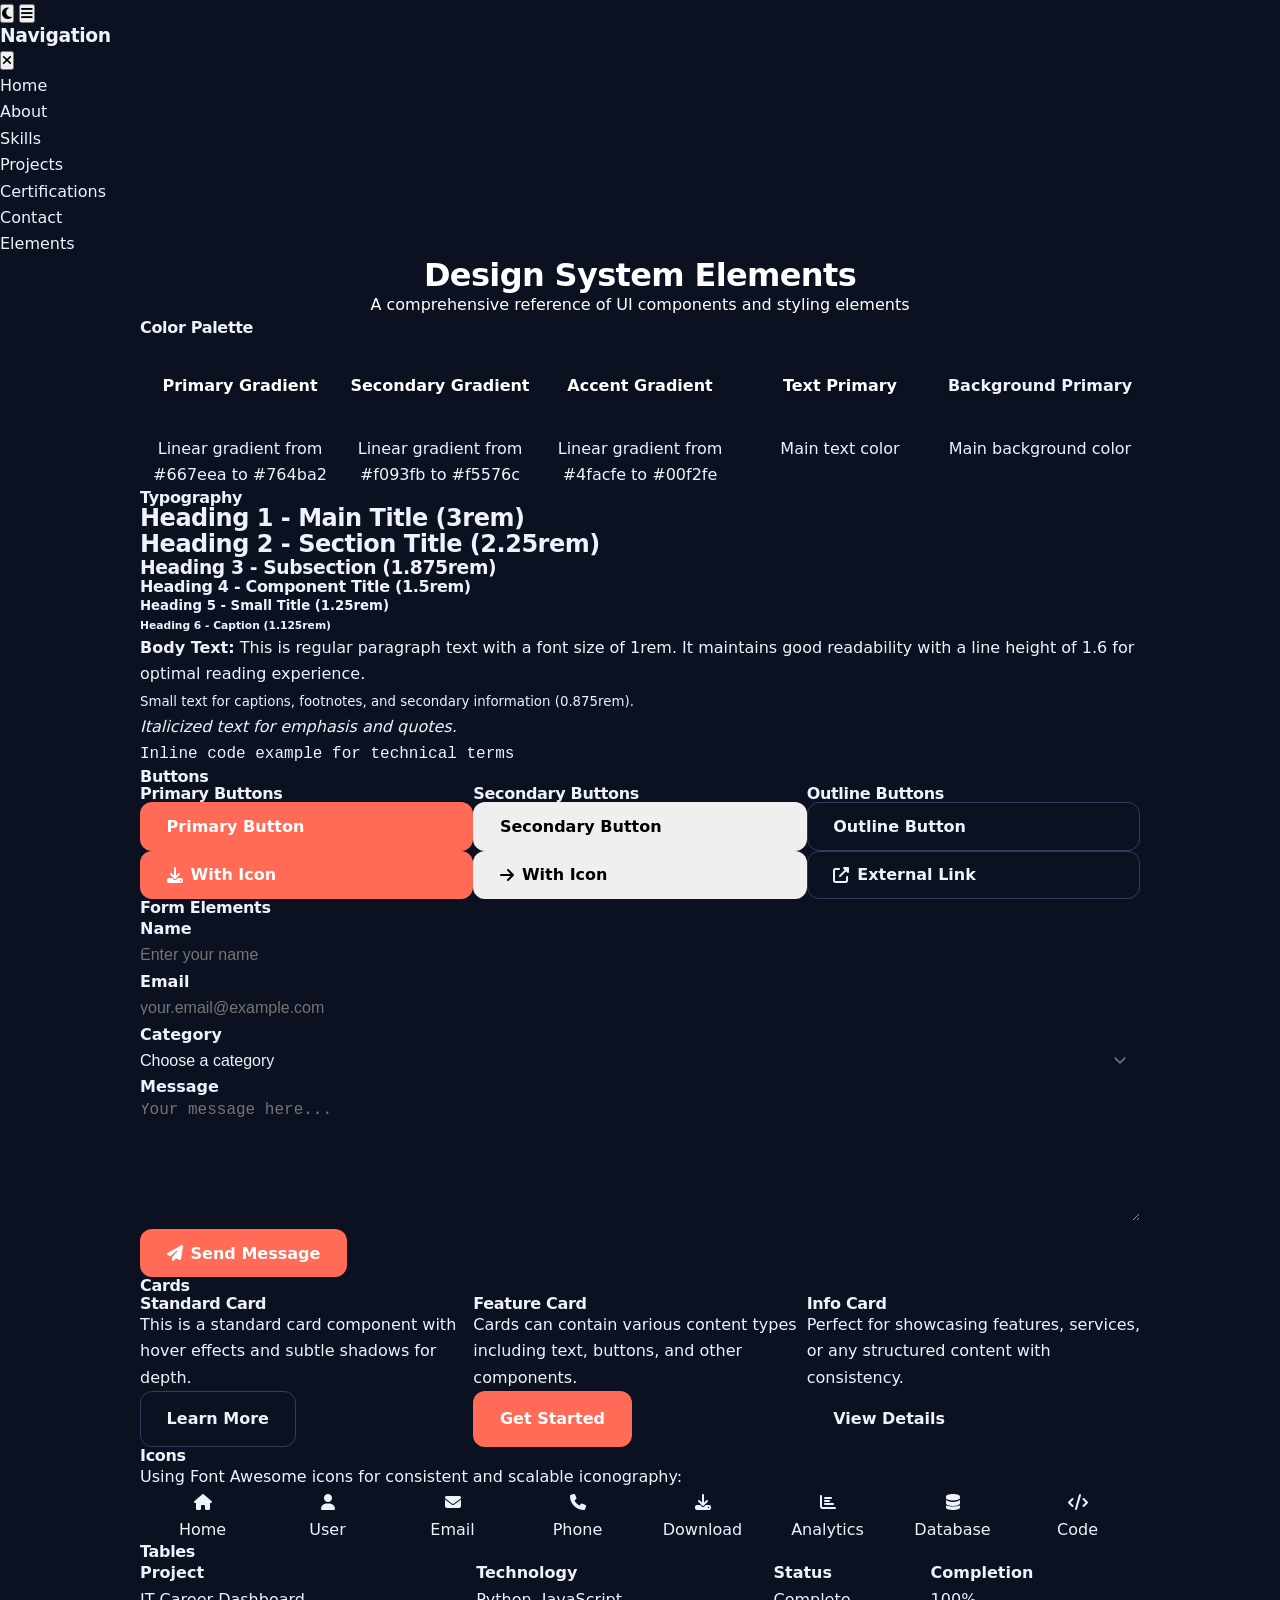
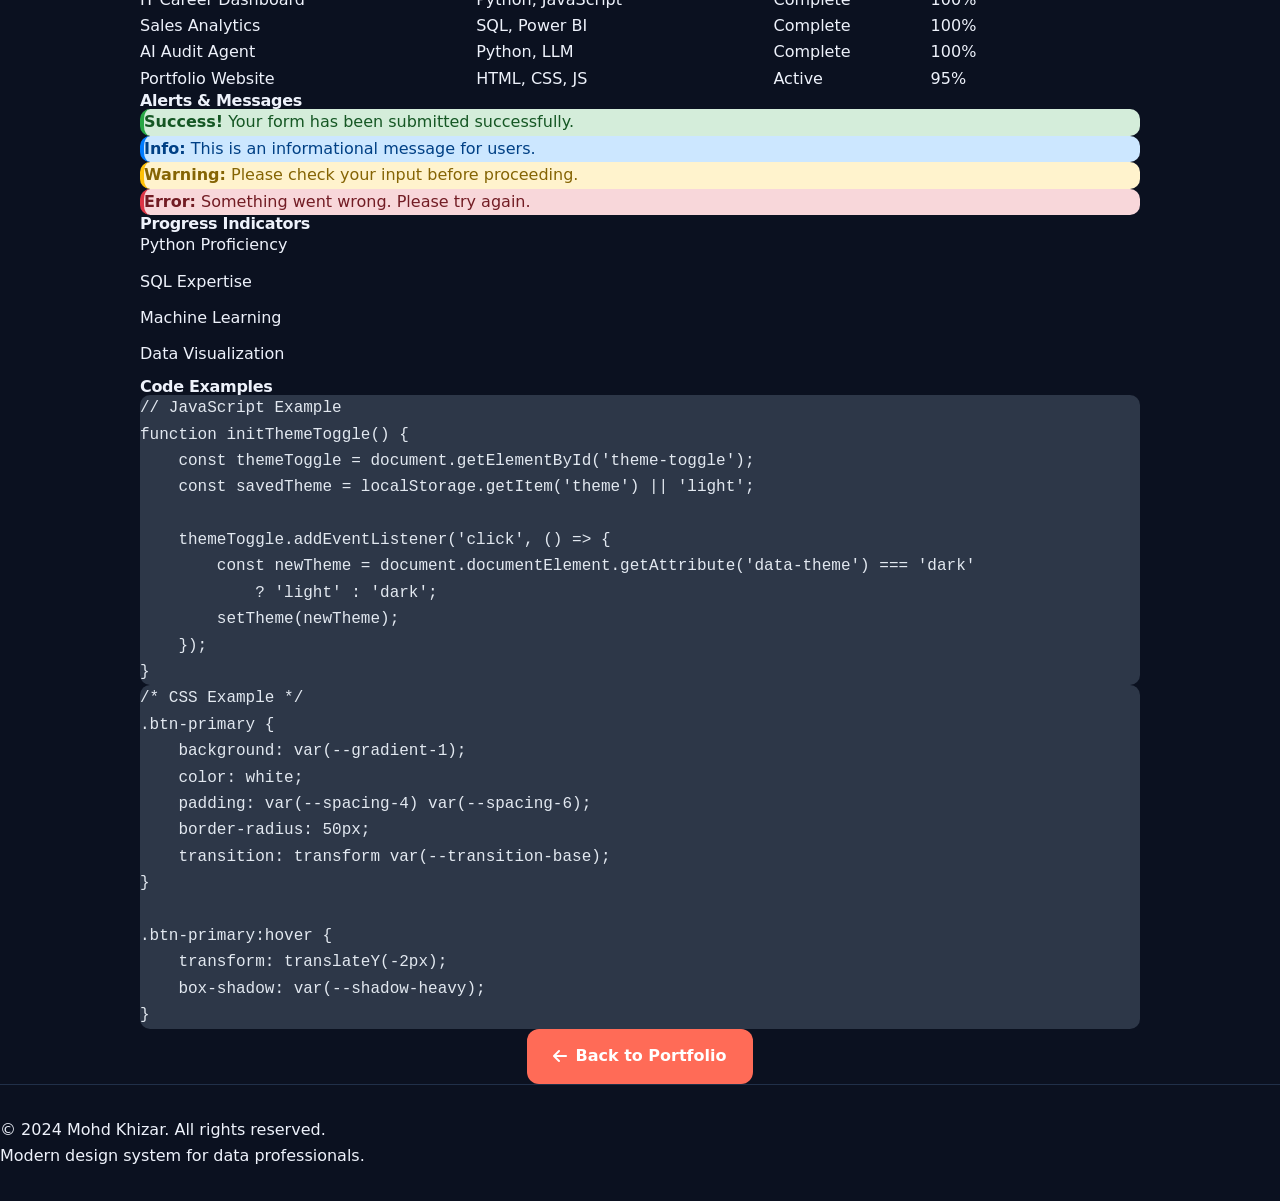
<file: elements.html>
<!-- elements.html Code -->

<!DOCTYPE html>
<html lang="en">
<head>
    <meta charset="UTF-8">
    <meta name="viewport" content="width=device-width, initial-scale=1.0">
    <title>Elements Reference - Mohd Khizar Portfolio</title>
    <meta name="description" content="UI Elements and components reference for the portfolio design system.">
    
    <!-- Google Fonts -->
    <link href="https://fonts.googleapis.com/css2?family=Poppins:wght@300;400;500;600;700&display=swap" rel="stylesheet">
    
    <!-- Font Awesome -->
    <link rel="stylesheet" href="https://cdnjs.cloudflare.com/ajax/libs/font-awesome/6.4.0/css/all.min.css">
    
    <!-- Custom CSS -->
    <link rel="stylesheet" href="assets/css/main.css">
    
    <style>
        /* Additional styles for elements page */
        .elements-header {
            background: var(--gradient-1);
            color: white;
            padding: var(--spacing-16) 0 var(--spacing-12);
            text-align: center;
        }

        .elements-content {
            padding: var(--spacing-16) 0;
        }

        .elements-container {
            max-width: 1000px;
            margin: 0 auto;
            padding: 0 var(--spacing-6);
        }

        .element-section {
            margin-bottom: var(--spacing-16);
            background: var(--bg-primary);
            border-radius: 20px;
            padding: var(--spacing-8);
            box-shadow: var(--shadow-light);
        }

        .element-title {
            font-size: var(--font-size-3xl);
            font-weight: 600;
            margin-bottom: var(--spacing-6);
            color: var(--text-primary);
            border-bottom: 2px solid var(--border-light);
            padding-bottom: var(--spacing-3);
        }

        .element-subtitle {
            font-size: var(--font-size-2xl);
            font-weight: 600;
            margin: var(--spacing-8) 0 var(--spacing-4);
            color: var(--primary-color);
        }

        .color-palette {
            display: grid;
            grid-template-columns: repeat(auto-fit, minmax(200px, 1fr));
            gap: var(--spacing-4);
            margin-bottom: var(--spacing-8);
        }

        .color-swatch {
            text-align: center;
            border-radius: 10px;
            overflow: hidden;
            box-shadow: var(--shadow-light);
        }

        .color-preview {
            height: 100px;
            display: flex;
            align-items: center;
            justify-content: center;
            color: white;
            font-weight: 600;
            text-shadow: 0 1px 3px rgba(0,0,0,0.3);
        }

        .color-info {
            padding: var(--spacing-3);
            background: var(--bg-secondary);
            font-size: var(--font-size-sm);
        }

        .gradient-primary { background: var(--gradient-1); }
        .gradient-secondary { background: var(--gradient-2); }
        .gradient-accent { background: var(--gradient-3); }
        .color-text-primary { background: var(--text-primary); }
        .color-bg-primary { background: var(--bg-primary); border: 1px solid var(--border-light); color: var(--text-primary) !important; }

        .typography-demo h1 { margin-bottom: var(--spacing-4); }
        .typography-demo h2 { margin-bottom: var(--spacing-3); }
        .typography-demo h3 { margin-bottom: var(--spacing-3); }
        .typography-demo h4 { margin-bottom: var(--spacing-2); }
        .typography-demo h5 { margin-bottom: var(--spacing-2); }
        .typography-demo h6 { margin-bottom: var(--spacing-2); }
        .typography-demo p { margin-bottom: var(--spacing-4); }

        .button-grid {
            display: grid;
            grid-template-columns: repeat(auto-fit, minmax(200px, 1fr));
            gap: var(--spacing-4);
            margin-bottom: var(--spacing-6);
        }

        .button-group {
            display: flex;
            flex-direction: column;
            gap: var(--spacing-3);
        }

        .form-demo {
            background: var(--bg-secondary);
            padding: var(--spacing-6);
            border-radius: 15px;
            margin: var(--spacing-6) 0;
        }

        .form-group {
            margin-bottom: var(--spacing-4);
        }

        .form-label {
            display: block;
            font-weight: 600;
            margin-bottom: var(--spacing-2);
            color: var(--text-primary);
        }

        .form-input {
            width: 100%;
            padding: var(--spacing-3);
            border: 2px solid var(--border-light);
            border-radius: 10px;
            font-size: var(--font-size-base);
            transition: border-color var(--transition-base);
            background: var(--bg-primary);
            color: var(--text-primary);
        }

        .form-input:focus {
            outline: none;
            border-color: var(--primary-color);
        }

        .form-textarea {
            resize: vertical;
            min-height: 120px;
        }

        .form-select {
            appearance: none;
            background-image: url("data:image/svg+xml,%3csvg xmlns='http://www.w3.org/2000/svg' fill='none' viewBox='0 0 20 20'%3e%3cpath stroke='%236b7280' stroke-linecap='round' stroke-linejoin='round' stroke-width='1.5' d='M6 8l4 4 4-4'/%3e%3c/svg%3e");
            background-position: right 0.5rem center;
            background-repeat: no-repeat;
            background-size: 1.5em 1.5em;
            padding-right: 2.5rem;
        }

        .card-demo {
            display: grid;
            grid-template-columns: repeat(auto-fit, minmax(300px, 1fr));
            gap: var(--spacing-6);
            margin: var(--spacing-6) 0;
        }

        .demo-card {
            background: var(--bg-secondary);
            border-radius: 15px;
            padding: var(--spacing-6);
            box-shadow: var(--shadow-light);
            transition: transform var(--transition-base), box-shadow var(--transition-base);
        }

        .demo-card:hover {
            transform: translateY(-3px);
            box-shadow: var(--shadow-medium);
        }

        .demo-card h4 {
            margin-bottom: var(--spacing-3);
            color: var(--text-primary);
        }

        .demo-card p {
            color: var(--text-secondary);
            margin-bottom: var(--spacing-4);
        }

        .icon-grid {
            display: grid;
            grid-template-columns: repeat(auto-fit, minmax(100px, 1fr));
            gap: var(--spacing-4);
            margin: var(--spacing-6) 0;
        }

        .icon-item {
            text-align: center;
            padding: var(--spacing-4);
            background: var(--bg-secondary);
            border-radius: 10px;
            transition: background-color var(--transition-base);
        }

        .icon-item:hover {
            background: var(--primary-color);
            color: white;
        }

        .icon-item i {
            font-size: var(--font-size-2xl);
            margin-bottom: var(--spacing-2);
        }

        .table-demo {
            margin: var(--spacing-6) 0;
            overflow-x: auto;
        }

        .demo-table {
            width: 100%;
            border-collapse: collapse;
            background: var(--bg-primary);
            border-radius: 10px;
            overflow: hidden;
            box-shadow: var(--shadow-light);
        }

        .demo-table th,
        .demo-table td {
            padding: var(--spacing-3);
            text-align: left;
            border-bottom: 1px solid var(--border-light);
        }

        .demo-table th {
            background: var(--bg-secondary);
            font-weight: 600;
            color: var(--text-primary);
        }

        .demo-table tbody tr:hover {
            background: var(--bg-accent);
        }

        .alert-demo {
            margin: var(--spacing-4) 0;
        }

        .alert {
            padding: var(--spacing-4);
            border-radius: 10px;
            margin-bottom: var(--spacing-4);
            border-left: 4px solid;
        }

        .alert-success {
            background: #d4edda;
            border-color: #28a745;
            color: #155724;
        }

        .alert-warning {
            background: #fff3cd;
            border-color: #ffc107;
            color: #856404;
        }

        .alert-error {
            background: #f8d7da;
            border-color: #dc3545;
            color: #721c24;
        }

        .alert-info {
            background: #cce7ff;
            border-color: #007bff;
            color: #004085;
        }

        .progress-demo {
            margin: var(--spacing-6) 0;
        }

        .progress-bar {
            background: var(--bg-accent);
            border-radius: 10px;
            overflow: hidden;
            height: 10px;
            margin-bottom: var(--spacing-4);
        }

        .progress-fill {
            height: 100%;
            background: var(--gradient-1);
            transition: width 0.5s ease;
        }

        .code-demo {
            background: #2d3748;
            color: #e2e8f0;
            padding: var(--spacing-4);
            border-radius: 10px;
            font-family: 'Monaco', 'Menlo', 'Ubuntu Mono', monospace;
            font-size: var(--font-size-sm);
            overflow-x: auto;
            margin: var(--spacing-4) 0;
        }

        @media (max-width: 768px) {
            .button-grid {
                grid-template-columns: 1fr;
            }
            
            .card-demo {
                grid-template-columns: 1fr;
            }
            
            .icon-grid {
                grid-template-columns: repeat(4, 1fr);
            }
            
            .color-palette {
                grid-template-columns: repeat(2, 1fr);
            }
        }
    </style>
</head>
<body>
    <!-- Theme Toggle -->
    <button id="theme-toggle" class="theme-toggle" aria-label="Toggle dark mode">
        <i class="fas fa-moon"></i>
    </button>

    <!-- Navigation Menu Toggle -->
    <button id="nav-toggle" class="nav-toggle" aria-label="Toggle navigation menu">
        <i class="fas fa-bars"></i>
    </button>

    <!-- Navigation Menu -->
    <nav id="nav-menu" class="nav-menu">
        <div class="nav-header">
            <h3>Navigation</h3>
            <button id="nav-close" class="nav-close" aria-label="Close navigation">
                <i class="fas fa-times"></i>
            </button>
        </div>
        <ul class="nav-links">
            <li><a href="index.html">Home</a></li>
            <li><a href="index.html#about">About</a></li>
            <li><a href="index.html#skills">Skills</a></li>
            <li><a href="index.html#projects">Projects</a></li>
            <li><a href="index.html#certifications">Certifications</a></li>
            <li><a href="index.html#contact">Contact</a></li>
            <li><a href="elements.html" class="active">Elements</a></li>
        </ul>
    </nav>

    <!-- Navigation Overlay -->
    <div id="nav-overlay" class="nav-overlay"></div>

    <!-- Page Header -->
    <header class="elements-header">
        <div class="container">
            <h1>Design System Elements</h1>
            <p>A comprehensive reference of UI components and styling elements</p>
        </div>
    </header>

    <!-- Main Content -->
    <main class="elements-content">
        <div class="elements-container">
            <!-- Colors -->
            <section class="element-section">
                <h2 class="element-title">Color Palette</h2>
                <div class="color-palette">
                    <div class="color-swatch">
                        <div class="color-preview gradient-primary">Primary Gradient</div>
                        <div class="color-info">Linear gradient from #667eea to #764ba2</div>
                    </div>
                    <div class="color-swatch">
                        <div class="color-preview gradient-secondary">Secondary Gradient</div>
                        <div class="color-info">Linear gradient from #f093fb to #f5576c</div>
                    </div>
                    <div class="color-swatch">
                        <div class="color-preview gradient-accent">Accent Gradient</div>
                        <div class="color-info">Linear gradient from #4facfe to #00f2fe</div>
                    </div>
                    <div class="color-swatch">
                        <div class="color-preview color-text-primary">Text Primary</div>
                        <div class="color-info">Main text color</div>
                    </div>
                    <div class="color-swatch">
                        <div class="color-preview color-bg-primary">Background Primary</div>
                        <div class="color-info">Main background color</div>
                    </div>
                </div>
            </section>

            <!-- Typography -->
            <section class="element-section">
                <h2 class="element-title">Typography</h2>
                <div class="typography-demo">
                    <h1>Heading 1 - Main Title (3rem)</h1>
                    <h2>Heading 2 - Section Title (2.25rem)</h2>
                    <h3>Heading 3 - Subsection (1.875rem)</h3>
                    <h4>Heading 4 - Component Title (1.5rem)</h4>
                    <h5>Heading 5 - Small Title (1.25rem)</h5>
                    <h6>Heading 6 - Caption (1.125rem)</h6>
                    <p><strong>Body Text:</strong> This is regular paragraph text with a font size of 1rem. It maintains good readability with a line height of 1.6 for optimal reading experience.</p>
                    <p><small>Small text for captions, footnotes, and secondary information (0.875rem).</small></p>
                    <p><em>Italicized text for emphasis and quotes.</em></p>
                    <p><code>Inline code example for technical terms</code></p>
                </div>
            </section>

            <!-- Buttons -->
            <section class="element-section">
                <h2 class="element-title">Buttons</h2>
                <div class="button-grid">
                    <div class="button-group">
                        <h4>Primary Buttons</h4>
                        <button class="btn btn-primary">Primary Button</button>
                        <button class="btn btn-primary">
                            <i class="fas fa-download"></i>
                            With Icon
                        </button>
                    </div>
                    <div class="button-group">
                        <h4>Secondary Buttons</h4>
                        <button class="btn btn-secondary">Secondary Button</button>
                        <button class="btn btn-secondary">
                            <i class="fas fa-arrow-right"></i>
                            With Icon
                        </button>
                    </div>
                    <div class="button-group">
                        <h4>Outline Buttons</h4>
                        <button class="btn btn-outline">Outline Button</button>
                        <button class="btn btn-outline">
                            <i class="fas fa-external-link-alt"></i>
                            External Link
                        </button>
                    </div>
                </div>
            </section>

            <!-- Forms -->
            <section class="element-section">
                <h2 class="element-title">Form Elements</h2>
                <div class="form-demo">
                    <div class="form-group">
                        <label class="form-label" for="demo-name">Name</label>
                        <input type="text" id="demo-name" class="form-input" placeholder="Enter your name">
                    </div>
                    <div class="form-group">
                        <label class="form-label" for="demo-email">Email</label>
                        <input type="email" id="demo-email" class="form-input" placeholder="your.email@example.com">
                    </div>
                    <div class="form-group">
                        <label class="form-label" for="demo-select">Category</label>
                        <select id="demo-select" class="form-input form-select">
                            <option>Choose a category</option>
                            <option>Data Analysis</option>
                            <option>Machine Learning</option>
                            <option>Business Intelligence</option>
                            <option>Consulting</option>
                        </select>
                    </div>
                    <div class="form-group">
                        <label class="form-label" for="demo-message">Message</label>
                        <textarea id="demo-message" class="form-input form-textarea" placeholder="Your message here..."></textarea>
                    </div>
                    <button class="btn btn-primary">
                        <i class="fas fa-paper-plane"></i>
                        Send Message
                    </button>
                </div>
            </section>

            <!-- Cards -->
            <section class="element-section">
                <h2 class="element-title">Cards</h2>
                <div class="card-demo">
                    <div class="demo-card">
                        <h4>Standard Card</h4>
                        <p>This is a standard card component with hover effects and subtle shadows for depth.</p>
                        <a href="#" class="btn btn-outline">Learn More</a>
                    </div>
                    <div class="demo-card">
                        <h4>Feature Card</h4>
                        <p>Cards can contain various content types including text, buttons, and other components.</p>
                        <a href="#" class="btn btn-primary">Get Started</a>
                    </div>
                    <div class="demo-card">
                        <h4>Info Card</h4>
                        <p>Perfect for showcasing features, services, or any structured content with consistency.</p>
                        <a href="#" class="btn btn-secondary">View Details</a>
                    </div>
                </div>
            </section>

            <!-- Icons -->
            <section class="element-section">
                <h2 class="element-title">Icons</h2>
                <p>Using Font Awesome icons for consistent and scalable iconography:</p>
                <div class="icon-grid">
                    <div class="icon-item">
                        <i class="fas fa-home"></i>
                        <div>Home</div>
                    </div>
                    <div class="icon-item">
                        <i class="fas fa-user"></i>
                        <div>User</div>
                    </div>
                    <div class="icon-item">
                        <i class="fas fa-envelope"></i>
                        <div>Email</div>
                    </div>
                    <div class="icon-item">
                        <i class="fas fa-phone"></i>
                        <div>Phone</div>
                    </div>
                    <div class="icon-item">
                        <i class="fas fa-download"></i>
                        <div>Download</div>
                    </div>
                    <div class="icon-item">
                        <i class="fas fa-chart-bar"></i>
                        <div>Analytics</div>
                    </div>
                    <div class="icon-item">
                        <i class="fas fa-database"></i>
                        <div>Database</div>
                    </div>
                    <div class="icon-item">
                        <i class="fas fa-code"></i>
                        <div>Code</div>
                    </div>
                </div>
            </section>

            <!-- Tables -->
            <section class="element-section">
                <h2 class="element-title">Tables</h2>
                <div class="table-demo">
                    <table class="demo-table">
                        <thead>
                            <tr>
                                <th>Project</th>
                                <th>Technology</th>
                                <th>Status</th>
                                <th>Completion</th>
                            </tr>
                        </thead>
                        <tbody>
                            <tr>
                                <td>IT Career Dashboard</td>
                                <td>Python, JavaScript</td>
                                <td>Complete</td>
                                <td>100%</td>
                            </tr>
                            <tr>
                                <td>Sales Analytics</td>
                                <td>SQL, Power BI</td>
                                <td>Complete</td>
                                <td>100%</td>
                            </tr>
                            <tr>
                                <td>AI Audit Agent</td>
                                <td>Python, LLM</td>
                                <td>Complete</td>
                                <td>100%</td>
                            </tr>
                            <tr>
                                <td>Portfolio Website</td>
                                <td>HTML, CSS, JS</td>
                                <td>Active</td>
                                <td>95%</td>
                            </tr>
                        </tbody>
                    </table>
                </div>
            </section>

            <!-- Alerts -->
            <section class="element-section">
                <h2 class="element-title">Alerts & Messages</h2>
                <div class="alert-demo">
                    <div class="alert alert-success">
                        <strong>Success!</strong> Your form has been submitted successfully.
                    </div>
                    <div class="alert alert-info">
                        <strong>Info:</strong> This is an informational message for users.
                    </div>
                    <div class="alert alert-warning">
                        <strong>Warning:</strong> Please check your input before proceeding.
                    </div>
                    <div class="alert alert-error">
                        <strong>Error:</strong> Something went wrong. Please try again.
                    </div>
                </div>
            </section>

            <!-- Progress Bars -->
            <section class="element-section">
                <h2 class="element-title">Progress Indicators</h2>
                <div class="progress-demo">
                    <p>Python Proficiency</p>
                    <div class="progress-bar">
                        <div class="progress-fill" style="width: 95%;"></div>
                    </div>
                    <p>SQL Expertise</p>
                    <div class="progress-bar">
                        <div class="progress-fill" style="width: 90%;"></div>
                    </div>
                    <p>Machine Learning</p>
                    <div class="progress-bar">
                        <div class="progress-fill" style="width: 85%;"></div>
                    </div>
                    <p>Data Visualization</p>
                    <div class="progress-bar">
                        <div class="progress-fill" style="width: 92%;"></div>
                    </div>
                </div>
            </section>

            <!-- Code Blocks -->
            <section class="element-section">
                <h2 class="element-title">Code Examples</h2>
                <div class="code-demo">
                    <pre><code>// JavaScript Example
function initThemeToggle() {
    const themeToggle = document.getElementById('theme-toggle');
    const savedTheme = localStorage.getItem('theme') || 'light';
    
    themeToggle.addEventListener('click', () => {
        const newTheme = document.documentElement.getAttribute('data-theme') === 'dark' 
            ? 'light' : 'dark';
        setTheme(newTheme);
    });
}</code></pre>
                </div>
                
                <div class="code-demo">
                    <pre><code>/* CSS Example */
.btn-primary {
    background: var(--gradient-1);
    color: white;
    padding: var(--spacing-4) var(--spacing-6);
    border-radius: 50px;
    transition: transform var(--transition-base);
}

.btn-primary:hover {
    transform: translateY(-2px);
    box-shadow: var(--shadow-heavy);
}</code></pre>
                </div>
            </section>

            <!-- Back to Portfolio -->
            <div style="text-align: center; margin-top: var(--spacing-12);">
                <a href="index.html" class="btn btn-primary">
                    <i class="fas fa-arrow-left"></i>
                    Back to Portfolio
                </a>
            </div>
        </div>
    </main>

    <!-- Footer -->
    <footer class="footer">
        <div class="footer-content">
            <p>&copy; 2024 Mohd Khizar. All rights reserved.</p>
            <p>Modern design system for data professionals.</p>
        </div>
    </footer>

    <!-- JavaScript -->
    <script src="assets/js/main.js"></script>
</body>
</html>
</file>
<file: assets/css/main.css>
/* =========================================================
   Mohd Khizar — Data & Risk Analytics  ·  dark navy + coral
   ========================================================= */
:root{
  --bg:#0b1120; --bg2:#0e1526; --panel:#131c30; --panel2:#182339;
  --line:#213049; --line2:#2d3f5e;
  --text:#eef2fb; --muted:#9aa8c4; --muted2:#657497;
  --coral:#ff6b57; --coral2:#ff8a5c; --coral-soft:rgba(255,107,87,.12);
  --teal:#33c2a6; --amber:#f6b73c; --green:#40d38a;
  --grad:linear-gradient(120deg,#ff8a5c,#ff5a52);
  --sora:"Sora",system-ui,sans-serif; --mono:"JetBrains Mono",monospace;
  --wrap:1180px; --pad:clamp(1.2rem,4vw,3.5rem); --ease:cubic-bezier(.22,.61,.36,1);
  --r:18px; --r-lg:24px;
}
*,*::before,*::after{box-sizing:border-box;margin:0;padding:0}
html{-webkit-text-size-adjust:100%}
body{background:var(--bg);color:var(--text);font-family:var(--sora);font-size:16px;line-height:1.65;-webkit-font-smoothing:antialiased;overflow-x:hidden}
img{display:block;max-width:100%}
a{color:inherit;text-decoration:none}
h1,h2,h3,h4{font-weight:700;letter-spacing:-.02em;line-height:1.08}
::selection{background:var(--coral);color:#fff}

/* ---- backgrounds ---- */
.bg-canvas{position:fixed;inset:0;z-index:0;width:100%;height:100%;pointer-events:none;opacity:.9}
.bg-grid{position:fixed;inset:0;z-index:0;pointer-events:none;opacity:.4;
  background-image:linear-gradient(var(--line) 1px,transparent 1px),linear-gradient(90deg,var(--line) 1px,transparent 1px);
  background-size:64px 64px;
  -webkit-mask-image:radial-gradient(circle at 72% 0%,#000,transparent 72%);
  mask-image:radial-gradient(circle at 72% 0%,#000,transparent 72%)}
.bg-glow{position:fixed;width:640px;height:640px;border-radius:50%;z-index:0;pointer-events:none;
  filter:blur(130px);opacity:.32;background:radial-gradient(circle,var(--coral),transparent 65%);
  left:78%;top:-8%;transform:translate(-50%,-30%);transition:top 1s var(--ease),left 1s var(--ease),background 1s var(--ease)}

/* ---- buttons ---- */
.btn{display:inline-flex;align-items:center;gap:.5rem;font-family:var(--sora);font-weight:600;font-size:1rem;
  padding:.85rem 1.6rem;border-radius:12px;border:1.5px solid transparent;cursor:pointer;transition:transform .2s var(--ease),box-shadow .25s,background .25s,border-color .25s,color .25s}
.btn.sm{padding:.6rem 1.1rem;font-size:.9rem}
.btn-primary{background:var(--coral);color:#fff}
.btn-primary:hover{background:var(--coral2);transform:translateY(-3px);box-shadow:0 14px 30px -12px var(--coral)}
.btn-outline{border-color:var(--line2);color:var(--text);background:transparent}
.btn-outline:hover{border-color:var(--coral);color:var(--coral);transform:translateY(-3px)}

/* ---- header ---- */
.header{position:fixed;top:0;left:0;right:0;z-index:50;display:flex;align-items:center;justify-content:space-between;
  padding:.6rem var(--pad);transition:background .3s,backdrop-filter .3s,border-color .3s;border-bottom:1px solid transparent}
.header.scr{background:rgba(11,17,32,.8);backdrop-filter:blur(16px) saturate(140%);-webkit-backdrop-filter:blur(16px) saturate(140%);border-bottom-color:var(--line)}
.logo{font-weight:800;font-size:1.15rem;letter-spacing:-.02em;display:inline-flex;align-items:center;gap:.15rem}
.logo span{color:var(--muted);font-weight:600}
.logo-dot{width:7px;height:7px;border-radius:50%;background:var(--coral);margin-left:3px;box-shadow:0 0 10px var(--coral)}
.nav{display:flex;gap:2rem;font-size:.94rem;color:var(--muted)}
.nav a{position:relative;padding:.2rem 0;transition:color .25s}
.nav a:hover{color:var(--text)}
.nav a::after{content:"";position:absolute;left:0;bottom:-4px;height:2px;width:0;background:var(--coral);transition:width .3s var(--ease)}
.nav a:hover::after{width:100%}
.header-cta{display:flex;align-items:center;gap:.8rem}
.burger{display:none;flex-direction:column;gap:5px;width:42px;height:42px;border:1px solid var(--line2);border-radius:10px;background:var(--panel);cursor:pointer;align-items:center;justify-content:center}
.burger span{width:18px;height:2px;background:var(--text);transition:.3s}
.burger[aria-expanded="true"] span:first-child{transform:translateY(3.5px) rotate(45deg)}
.burger[aria-expanded="true"] span:last-child{transform:translateY(-3.5px) rotate(-45deg)}

.mobile-menu{position:fixed;inset:0 0 0 auto;width:min(300px,82vw);z-index:49;background:var(--panel);border-left:1px solid var(--line);
  transform:translateX(100%);transition:transform .4s var(--ease);padding:6rem 2rem 2rem;display:flex;flex-direction:column;gap:.5rem}
.mobile-menu.open{transform:translateX(0)}
.mobile-menu a{font-size:1.2rem;padding:.7rem 0;border-bottom:1px solid var(--line);color:var(--muted)}
.mobile-menu .btn{margin-top:1rem;justify-content:center;color:#fff;border-bottom:none}
@media(max-width:900px){.nav{display:none}.header-cta .btn-outline{display:none}.burger{display:flex}}

/* ---- layout ---- */
.wrap{max-width:var(--wrap);margin:0 auto;padding-inline:var(--pad);position:relative;z-index:2}
.section{padding-block:clamp(1.5rem,3vw,2.5rem);position:relative;z-index:2}
/* offset anchor jumps for the (now smaller) fixed header */
section[id],#top{scroll-margin-top:64px}
.tag{display:inline-block;font-family:var(--mono);font-size:.78rem;color:var(--coral);letter-spacing:.05em;
  border:1px solid var(--coral-soft);background:var(--coral-soft);border-radius:999px;padding:.28rem .75rem;margin-bottom:.7rem}
.accent{color:var(--coral)}
.accent-grad{background:linear-gradient(120deg,#ff8a5c,#ff5a52);-webkit-background-clip:text;background-clip:text;color:transparent}
.section h2{font-size:clamp(1.7rem,3.4vw,2.3rem)}
/* section headers: centered and compact */
.sec-head.center{text-align:center;max-width:52ch;margin:0 auto clamp(1.4rem,3vw,2rem)}
.sec-head.center p{color:var(--muted);margin-top:.5rem;font-size:1rem}

/* ---- reveal ---- */
.rv{opacity:0;transform:translateY(28px);transition:opacity .8s var(--ease),transform .8s var(--ease)}
.rv.in{opacity:1;transform:none}
[data-d="1"]{transition-delay:.1s}[data-d="2"]{transition-delay:.2s}[data-d="3"]{transition-delay:.3s}

/* ================= HERO ================= */
.hero{min-height:100svh;display:grid;grid-template-columns:1.05fr .95fr;align-items:center;gap:clamp(2rem,5vw,4rem);
  max-width:var(--wrap);margin:0 auto;padding:7rem var(--pad) 2.5rem;position:relative;z-index:2}
.pill-avail{display:inline-flex;align-items:center;gap:.55rem;font-family:var(--mono);font-size:.82rem;color:var(--muted);
  border:1px solid var(--line2);border-radius:999px;padding:.45rem .9rem;background:rgba(255,255,255,.02)}
.pill-avail i{width:8px;height:8px;border-radius:50%;background:var(--green);box-shadow:0 0 10px var(--green);animation:pp 2s infinite}
@keyframes pp{50%{opacity:.35}}
.role{font-size:clamp(2.4rem,5.6vw,4.2rem);font-weight:800;letter-spacing:-.03em;line-height:1.03;margin:1.1rem 0 1.2rem}
.hero-desc{color:var(--muted);max-width:52ch;font-size:1.05rem;margin-bottom:1.6rem}
.hero-desc strong{color:var(--text);font-weight:600}
.hero-btns{display:flex;gap:1rem;flex-wrap:wrap}

/* compliance panel */
.hero-panel{border:1px solid var(--line2);border-radius:var(--r-lg);overflow:hidden;background:linear-gradient(180deg,var(--panel),var(--bg2));
  box-shadow:0 40px 90px -50px #000, 0 0 0 1px rgba(255,107,87,.06);position:relative}
.hero-panel::before{content:"";position:absolute;inset:0 0 auto 0;height:2px;background:var(--grad)}
.panel-bar{display:flex;align-items:center;gap:.5rem;padding:.8rem 1.1rem;border-bottom:1px solid var(--line);background:rgba(0,0,0,.2)}
.pb-dot{width:11px;height:11px;border-radius:50%;background:var(--line2)}
.pb-dot:nth-child(1){background:#ff5f57}.pb-dot:nth-child(2){background:#febc2e}.pb-dot:nth-child(3){background:#28c840}
.pb-title{font-family:var(--mono);font-size:.8rem;color:var(--muted2);margin-left:.5rem}
.pb-live{margin-left:auto;font-family:var(--mono);font-size:.74rem;color:var(--muted);display:inline-flex;align-items:center;gap:.4rem}
.pb-live i{width:7px;height:7px;border-radius:50%;background:var(--green);animation:pp 1.8s infinite}
.panel-body{padding:1.4rem}
.pk-row{display:grid;grid-template-columns:1fr 1fr;gap:.9rem;margin-bottom:.9rem}
.pk{border:1px solid var(--line);border-radius:14px;padding:1rem 1.1rem;background:rgba(255,255,255,.015)}
.pk-num{display:block;font-size:clamp(1.6rem,3.4vw,2.2rem);font-weight:800;letter-spacing:-.03em;line-height:1;color:var(--coral)}
.pk:nth-child(2) .pk-num{color:var(--amber)}
.pk-cap{display:block;font-family:var(--mono);font-size:.72rem;color:var(--muted2);margin-top:.45rem}
.panel-checks{list-style:none;margin:1.2rem 0 1rem;display:flex;flex-direction:column;gap:.6rem}
.chk{display:flex;align-items:center;gap:.6rem;font-size:.92rem;color:var(--muted)}
.chk-i{flex:none;width:20px;height:20px;border-radius:6px;display:grid;place-items:center;background:rgba(64,211,138,.14);color:var(--green);font-size:.72rem;font-weight:700}
.panel-status{display:flex;align-items:center;gap:.6rem;flex-wrap:wrap;font-family:var(--mono);font-size:.76rem;color:var(--muted2);border-top:1px solid var(--line);padding-top:1rem}
.ps-badge{font-weight:700;color:var(--green);border:1px solid rgba(64,211,138,.35);background:rgba(64,211,138,.1);border-radius:6px;padding:.2rem .5rem;letter-spacing:.05em}
@media(max-width:900px){.hero{grid-template-columns:1fr;padding-top:7rem;gap:2rem}.hero-panel{order:2}}

/* ================= ABOUT ================= */
.about-grid{display:grid;grid-template-columns:.82fr 1.18fr;gap:clamp(2rem,5vw,4rem);align-items:start}
.about-services{display:flex;flex-direction:column;gap:.7rem}
.svc{display:flex;align-items:center;gap:1rem;background:var(--panel);border:1px solid var(--line);border-radius:var(--r);padding:.85rem 1.15rem;transition:transform .3s var(--ease),border-color .3s}
.svc:hover{transform:translateX(6px);border-color:var(--coral)}
.svc-ic{flex:none;width:44px;height:44px;border-radius:12px;display:grid;place-items:center;color:var(--coral);
  background:var(--coral-soft);border:1px solid rgba(255,107,87,.25)}
.svc h4{font-size:1.05rem}
.svc p{color:var(--muted);font-size:.88rem;margin-top:.1rem}
.about-copy p{color:var(--muted);margin-bottom:1.1rem;font-size:1.05rem}
.about-copy p:last-child{margin-bottom:0}
.about-copy strong{color:var(--text);font-weight:600}
.about-copy em{color:var(--coral);font-style:normal}
.about-stats{display:grid;grid-template-columns:repeat(3,1fr);gap:.8rem;margin-top:.4rem}
.astat{display:flex;flex-direction:column;background:var(--panel);border:1px solid var(--line);border-radius:var(--r);padding:1rem .9rem}
.an{font-size:clamp(1.5rem,3vw,2rem);font-weight:800;letter-spacing:-.03em;line-height:1}
.astat:nth-child(1) .an{color:var(--coral)}.astat:nth-child(2) .an{color:var(--amber)}.astat:nth-child(3) .an{color:var(--teal)}
.ac{color:var(--muted);font-size:.76rem;margin-top:.4rem;line-height:1.25}
@media(max-width:900px){.about-grid{grid-template-columns:1fr;gap:2.5rem}}

/* ================= PROJECTS ================= */
.group-label{font-family:var(--mono);font-size:.85rem;color:var(--muted);letter-spacing:.04em;display:flex;align-items:center;gap:.7rem;
  margin:3rem 0 1.6rem;text-transform:uppercase}
.group-label:first-of-type{margin-top:0}
.group-label span{color:var(--coral);border:1px solid var(--coral-soft);background:var(--coral-soft);border-radius:6px;padding:.1rem .5rem}

.metric-grid{display:grid;grid-template-columns:1fr 1fr;gap:1.3rem;margin-bottom:1.6rem}
.metric-grid.three{grid-template-columns:repeat(3,1fr)}
@media(max-width:980px){.metric-grid.three{grid-template-columns:1fr 1fr}}
.mcard{border:1px solid var(--line);border-radius:var(--r-lg);background:var(--panel);padding:1.7rem;position:relative;overflow:hidden;
  transition:transform .35s var(--ease),border-color .35s,box-shadow .35s}
.mcard::before{content:"";position:absolute;inset:0 0 auto 0;height:2px;background:var(--grad);transform:scaleX(0);transform-origin:left;transition:transform .4s var(--ease)}
.mcard:hover{transform:translateY(-5px);border-color:var(--line2);box-shadow:0 30px 60px -40px #000}
.mcard:hover::before{transform:scaleX(1)}
.mcard-top{display:flex;flex-direction:column;margin-bottom:1rem}
.mcard-num{font-size:clamp(2rem,4.5vw,2.8rem);font-weight:800;letter-spacing:-.03em;line-height:1;color:var(--coral)}
.mcard-num.sub{font-size:clamp(1.3rem,3vw,1.7rem)}
.mcard-cap{font-family:var(--mono);font-size:.74rem;color:var(--muted2);margin-top:.45rem}
.mcard h3{font-size:1.25rem;margin-bottom:.7rem}
.mcard>p{color:var(--muted);font-size:.95rem;margin-bottom:1rem}
@media(max-width:760px){.metric-grid,.metric-grid.three{grid-template-columns:1fr}}

/* EY advisory (not built) */
.advisory{display:flex;align-items:flex-start;gap:1.3rem;border:1px dashed var(--line2);border-radius:var(--r-lg);
  padding:1.5rem 1.7rem;background:rgba(255,255,255,.015);margin-bottom:.5rem}
.adv-role{flex:none;font-family:var(--mono);font-size:.74rem;color:var(--amber);letter-spacing:.04em;
  border:1px solid rgba(246,183,60,.3);background:rgba(246,183,60,.08);border-radius:8px;padding:.4rem .7rem;margin-top:.15rem;white-space:nowrap}
.adv-body h3{font-size:1.2rem;margin-bottom:.5rem}
.adv-body p{color:var(--muted);font-size:.96rem}
@media(max-width:640px){.advisory{flex-direction:column;gap:.9rem}}

.proj{display:grid;grid-template-columns:1fr 1.1fr;gap:clamp(2rem,5vw,3.5rem);align-items:center;padding-block:clamp(1.4rem,3vw,2.2rem)}
.proj:first-of-type{padding-top:0}
.proj+.proj{border-top:1px solid var(--line)}
.proj-cat{font-family:var(--mono);font-size:.8rem;color:var(--coral)}
.proj-body h3{font-size:clamp(1.4rem,3vw,2rem);margin:.4rem 0 .8rem}
.chips{display:flex;flex-wrap:wrap;gap:.45rem;margin-bottom:1rem}
.chips span{font-family:var(--mono);font-size:.74rem;color:var(--muted);border:1px solid var(--line2);border-radius:999px;padding:.26rem .68rem}
.proj-body>p{color:var(--muted);margin-bottom:1.3rem;font-size:.98rem;max-width:54ch}
.proj-body>p strong{color:var(--text);font-weight:600}
.proj-links{display:flex;align-items:center;gap:1.4rem;flex-wrap:wrap}
.link-arrow{background:none;border:none;cursor:pointer;font-family:var(--sora);font-weight:600;font-size:.95rem;color:var(--text);display:inline-flex;align-items:center;gap:.4rem;transition:gap .25s var(--ease),color .25s;padding:0}
.link-arrow span{color:var(--coral)}
.link-arrow:hover{gap:.7rem;color:var(--coral)}
.mcard .link-arrow{margin-top:.2rem}

.proj-media{display:block;width:100%;padding:0;border:none;background:none;cursor:zoom-in}
.frame{display:block;border-radius:var(--r-lg);overflow:hidden;border:1px solid var(--line2);
  background:linear-gradient(180deg,var(--panel),var(--bg2));box-shadow:0 40px 90px -50px #000;transition:transform .4s var(--ease),box-shadow .4s var(--ease),border-color .3s}
.proj-media:hover .frame{transform:translateY(-8px);border-color:var(--coral);box-shadow:0 50px 100px -50px rgba(255,107,87,.3)}
.frame-bar{display:none}
.frame-bar i{width:11px;height:11px;border-radius:50%;background:var(--line2)}
.frame-bar i:nth-child(1){background:#ff5f57}.frame-bar i:nth-child(2){background:#febc2e}.frame-bar i:nth-child(3){background:#28c840}
.frame img{width:100%;display:block;background:#0a0e18}
@media(max-width:900px){.proj{grid-template-columns:1fr;gap:1.5rem}.proj-media{order:-1}}

/* ================= STACK ================= */
.stack-grid{display:grid;grid-template-columns:repeat(4,1fr);gap:1.2rem}
.stack-col{border:1px solid var(--line);border-radius:var(--r-lg);padding:1.5rem 1.3rem;background:var(--panel);transition:border-color .3s,transform .3s}
.stack-col:hover{border-color:var(--coral);transform:translateY(-4px)}
.stack-col h4{font-size:1.02rem;display:flex;align-items:center;gap:.55rem;margin-bottom:1.2rem}
.sc-idx{font-family:var(--mono);font-size:.75rem;color:var(--coral)}
.tiles{list-style:none;display:flex;flex-direction:column;gap:.6rem}
.tiles li{display:flex;align-items:center;gap:.7rem;color:var(--muted);font-size:.94rem;padding:.3rem 0;transition:color .25s}
.tiles li:hover{color:var(--text)}
.ti{flex:none;width:40px;height:40px;border-radius:11px;display:grid;place-items:center;border:1px solid var(--line2);
  background:linear-gradient(180deg,rgba(255,255,255,.03),transparent);transition:border-color .25s,transform .25s}
.tiles li:hover .ti{border-color:var(--coral);transform:scale(1.06)}
.ti img{width:22px;height:22px;object-fit:contain}
@media(max-width:900px){.stack-grid{grid-template-columns:1fr 1fr}}
@media(max-width:520px){.stack-grid{grid-template-columns:1fr}}

/* ================= EXPERIENCE ================= */
.exp-grid{display:grid;grid-template-columns:.85fr 1.15fr;gap:clamp(2rem,5vw,4.5rem);align-items:start}
.exp-left h2{font-size:clamp(1.9rem,4.5vw,3rem);margin:.3rem 0 1rem}
.exp-left p{color:var(--muted)}
.timeline{list-style:none;position:relative;padding-left:2rem}
.timeline::before{content:"";position:absolute;left:6px;top:8px;bottom:8px;width:2px;background:var(--line2)}
.timeline li{position:relative;padding:0 0 2.2rem}
.timeline li:last-child{padding-bottom:0}
.tl-dot{position:absolute;left:-2rem;top:5px;width:14px;height:14px;border-radius:50%;border:3px solid var(--bg);transform:translateX(-1px)}
.tl-dot.coral{background:var(--coral)}.tl-dot.amber{background:var(--amber)}.tl-dot.teal{background:var(--teal)}
.tl-when{font-family:var(--mono);font-size:.78rem;color:var(--muted2)}
.timeline h4{font-size:1.2rem;margin:.3rem 0 .5rem}
.timeline p{color:var(--muted);font-size:.95rem;margin-bottom:.7rem}
.exp-points{list-style:none;display:grid;grid-template-columns:1fr 1fr;gap:.7rem 1.4rem;margin:0 0 .9rem}
.exp-points li{position:relative;padding-left:1.1rem;color:var(--muted);font-size:.9rem;line-height:1.4}
@media(max-width:640px){.exp-points{grid-template-columns:1fr}}
.exp-points li::before{content:"";position:absolute;left:0;top:.6em;width:6px;height:6px;border-radius:2px;background:var(--coral)}
.ep-num{font-weight:800;color:var(--coral);letter-spacing:-.02em;margin-right:.15rem}
.ep-num.sub{font-family:var(--mono);font-size:.86rem;font-weight:700;color:var(--amber)}
@media(max-width:900px){.exp-grid{grid-template-columns:1fr;gap:2rem}}

/* ================= CERT ================= */
.cert-strip{display:grid;grid-template-columns:1fr 1.1fr;align-items:center;gap:clamp(1.5rem,4vw,3rem);
  border:1px solid var(--line);border-radius:var(--r-lg);padding:clamp(1.4rem,3vw,2rem);background:var(--panel)}
.cert-strip+.cert-strip{margin-top:clamp(1.2rem,3vw,1.8rem)}
.cert-shot{display:block;width:100%;padding:0;border:none;background:none;cursor:zoom-in}
.cert-shot .frame img{aspect-ratio:auto}
.cert-info{display:flex;flex-direction:column;gap:.6rem;align-items:flex-start}
.cert-mark{font-family:var(--mono);font-weight:700;font-size:.9rem;color:var(--amber);
  border:1px solid rgba(246,183,60,.3);background:rgba(246,183,60,.08);border-radius:8px;padding:.35rem .7rem}
.cert-title{font-weight:700;font-size:clamp(1.2rem,2.8vw,1.6rem)}
.cert-desc{color:var(--muted);font-size:.98rem;max-width:52ch}
@media(max-width:760px){.cert-strip{grid-template-columns:1fr}}

/* ================= CONTACT ================= */
.contact-grid{display:grid;grid-template-columns:1.1fr .9fr;gap:clamp(2rem,5vw,4rem);align-items:center}
.contact-left h2{font-size:clamp(2.2rem,6vw,4rem);margin:.3rem 0 1rem}
.contact-left>p{color:var(--muted);margin-bottom:1.8rem;max-width:46ch}
.contact-socials{display:flex;gap:.7rem;margin-top:1.8rem}
.contact-socials a{width:46px;height:46px;border-radius:12px;display:grid;place-items:center;font-family:var(--mono);font-size:.85rem;
  border:1px solid var(--line2);color:var(--muted);transition:.25s}
.contact-socials a:hover{border-color:var(--coral);color:var(--coral);transform:translateY(-3px)}
.contact-card{background:var(--panel);border:1px solid var(--line);border-radius:var(--r-lg);padding:1rem 1.6rem}
.contact-list{list-style:none}
.contact-list li{display:flex;justify-content:space-between;gap:1rem;align-items:center;padding:1.1rem 0;border-bottom:1px solid var(--line);flex-wrap:wrap}
.contact-list li:last-child{border-bottom:none}
.contact-list span{font-family:var(--mono);font-size:.8rem;color:var(--muted2)}
.contact-list a{font-weight:600;transition:color .2s}
.contact-list a:hover{color:var(--coral)}
@media(max-width:900px){.contact-grid{grid-template-columns:1fr;gap:2.5rem}}

/* ---- footer ---- */
.footer{border-top:1px solid var(--line);padding-block:2rem;position:relative;z-index:2}
.footer-inner{display:flex;align-items:center;justify-content:space-between;gap:1rem;flex-wrap:wrap}
.footer-inner p{color:var(--muted);font-size:.88rem}
.to-top{font-family:var(--mono);font-size:.82rem;color:var(--muted);transition:color .2s}
.to-top:hover{color:var(--coral)}

/* ---- lightbox ---- */
.lb{position:fixed;inset:0;z-index:100;display:none;place-items:center;padding:2rem;background:rgba(6,10,20,.93);backdrop-filter:blur(8px)}
.lb.on{display:grid;animation:fade .25s var(--ease)}
@keyframes fade{from{opacity:0}}
.lb img{max-width:94vw;max-height:88vh;border-radius:12px;border:1px solid var(--line2);box-shadow:0 40px 90px -40px #000}
.lb-x{position:absolute;top:1.5rem;right:1.8rem;width:46px;height:46px;border-radius:50%;border:1px solid var(--line2);background:var(--panel);color:#fff;font-size:1.15rem;cursor:pointer;transition:.2s}
.lb-x:hover{border-color:var(--coral);transform:rotate(90deg)}

:focus-visible{outline:2px solid var(--coral);outline-offset:3px;border-radius:4px}

@media(prefers-reduced-motion:reduce){
  *,*::before,*::after{animation-duration:.001ms!important;animation-iteration-count:1!important;transition-duration:.001ms!important}
  .rv{opacity:1!important;transform:none!important}
}
</file>
